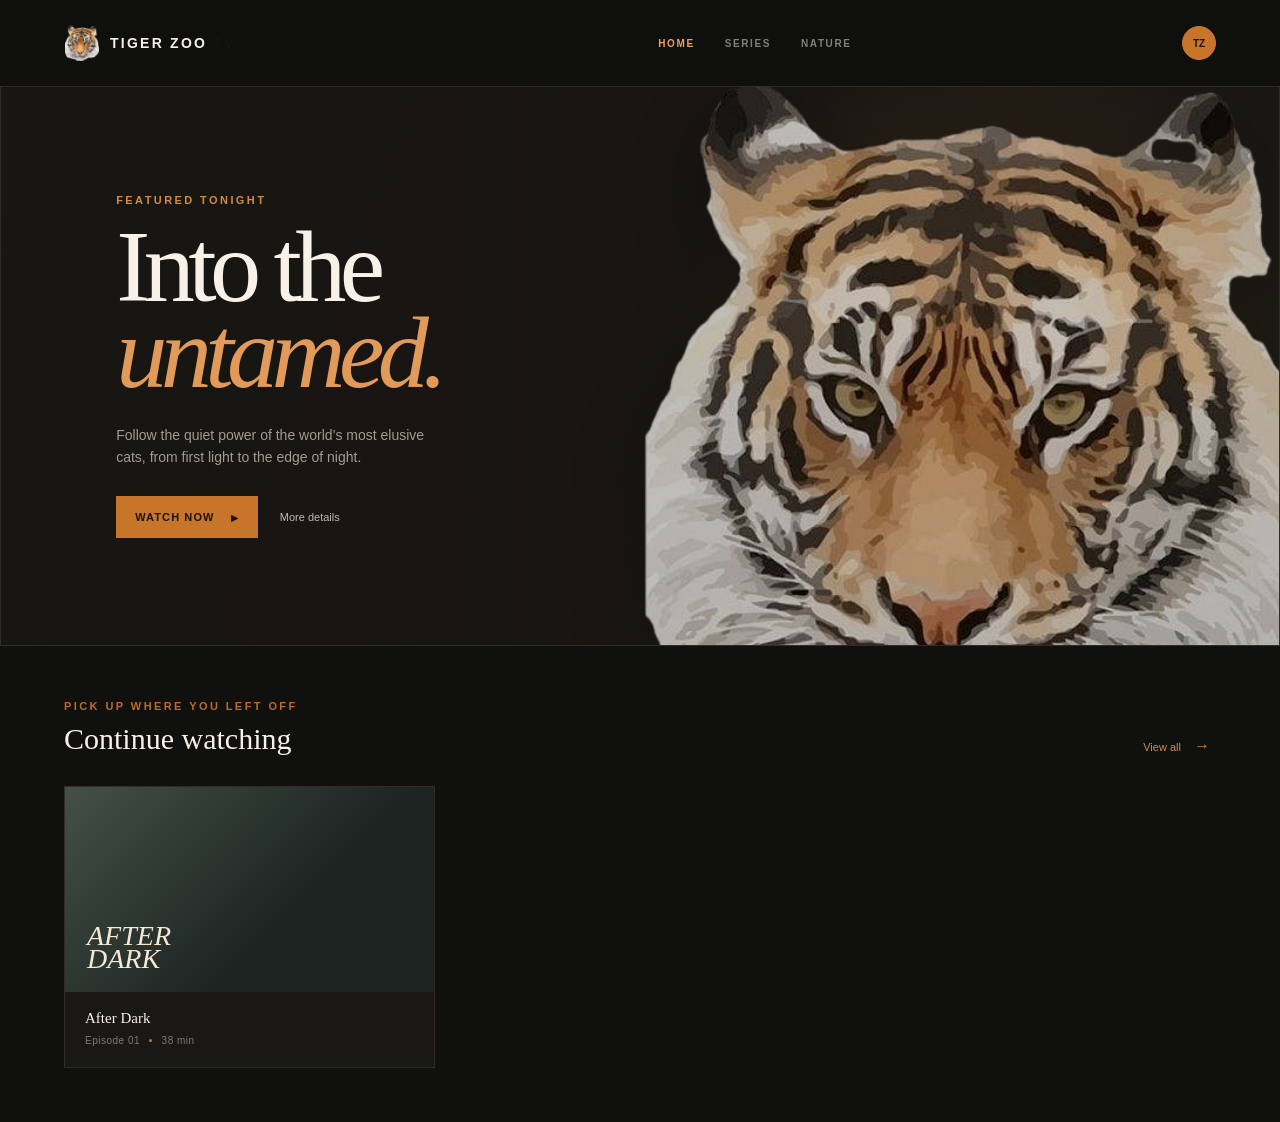
<file: home/index.html>
<!DOCTYPE html>
<html lang="en">
<head>
    <meta charset="UTF-8">
    <meta name="viewport" content="width=device-width, initial-scale=1.0">
    <link rel="stylesheet" href="style.css">
    <script src="script.js" defer></script>
    <meta name="theme-color" content="#11100e">
    <title>Home | Tiger Zoo TV</title>
</head>
<body>
    <main class="login-page" id="login-page" hidden>
        <section class="brand-panel" aria-label="Tiger Zoo TV">
            <a class="brand" href="index.html" aria-label="Tiger Zoo TV home">
                <img src="../image/logo.png" alt="">
                <span>TIGER ZOO <b>TV</b></span>
            </a>
            <div class="brand-copy">
                <p class="eyebrow">YOUR WILDEST WATCHLIST</p>
                <h1>Stay close to<br><em>the wild.</em></h1>
                <p>Original stories, untamed adventures, and the world’s most curious creatures, all in one place.</p>
            </div>
            <span class="edition">EST. 2024 <i></i> TIGER ZOO TV</span>
        </section>

        <section class="form-panel" aria-labelledby="login-title">
            <div class="form-wrap">
                <div class="mobile-brand" aria-hidden="true"><img src="../image/logo.png" alt=""> <span>TIGER ZOO <b>TV</b></span></div>
                <p class="eyebrow">MEMBER ACCESS</p>
                <h2 id="login-title">Welcome back.</h2>
                <p class="intro">Sign in to continue your adventure.</p>

                <form id="login-form">
                    <label for="email">Email address</label>
                    <div class="input-wrap">
                        <input id="email" name="email" type="email" autocomplete="email" placeholder="you@example.com" required>
                    </div>

                    <div class="label-row">
                        <label for="password">Password</label>
                        <button class="text-button" id="forgot-password" type="button">Forgot password?</button>
                    </div>
                    <div class="input-wrap password-wrap">
                        <input id="password" name="password" type="password" autocomplete="current-password" placeholder="Enter your password" minlength="6" required>
                        <button class="toggle-password" id="toggle-password" type="button" aria-label="Show password">Show</button>
                    </div>

                    <label class="remember"><input type="checkbox" name="remember"> <span>Keep me signed in</span></label>
                    <button class="submit-button" type="submit">Sign in <span aria-hidden="true">&#8594;</span></button>
                    <p class="form-message" id="form-message" role="status" aria-live="polite"></p>
                </form>

                <p class="signup">New to the pride? <button class="text-button" id="signup-button" type="button">Create an account</button></p>
                <p class="legal">By continuing, you agree to our <a href="#terms">Terms of Use</a> and <a href="#privacy">Privacy Policy</a>.</p>
            </div>
        </section>
    </main>

    <main class="home-page" id="home-page">
        <header class="home-header">
            <a class="brand" href="#home" aria-label="Tiger Zoo TV home">
                <img src="../image/logo.png" alt="">
                <span>TIGER ZOO <b>TV</b></span>
            </a>
            <nav aria-label="Main navigation">
                <a class="active" href="#home">Home</a>
                <a href="../series/series.html">Series</a>
                <a href="../nature/nature.html">Nature</a>
            </nav>
            <button class="avatar" id="sign-in" type="button" aria-label="Sign in">TZ</button>
        </header>

        <section class="home-hero" aria-labelledby="home-title">
            <div class="hero-copy">
                <p class="eyebrow">FEATURED TONIGHT</p>
                <h1 id="home-title">Into the<br><em>untamed.</em></h1>
                <p>Follow the quiet power of the world’s most elusive cats, from first light to the edge of night.</p>
                <div class="hero-actions">
                    <button class="watch-button" id="hero-watch" type="button">Watch now <span aria-hidden="true">&#9654;</span></button>
                    <button class="info-button" type="button">More details</button>
                </div>
            </div>
            <div class="hero-tiger" aria-hidden="true"></div>
        </section>

        <section class="content-row" aria-labelledby="continue-title">
            <div class="section-heading">
                <div><p class="eyebrow">PICK UP WHERE YOU LEFT OFF</p><h2 id="continue-title">Continue watching</h2></div>
                <button class="browse-button" type="button">View all <span aria-hidden="true">&#8594;</span></button>
            </div>
            <div class="show-grid">
                <article class="show-card show-card-two"><div class="show-art"><span>AFTER<br>DARK</span><button class="card-play" data-episode="Episode 01" type="button" aria-label="Play After Dark episode 1">&#9654;</button></div><div class="show-meta"><strong>After Dark</strong><span>Episode 01 <i></i> 38 min</span></div></article>
            </div>
        </section>

        <dialog class="video-dialog" id="episode-dialog" aria-labelledby="episode-title">
            <div class="dialog-head"><div><p class="eyebrow">NOW PLAYING</p><h2 id="episode-title">After Dark <span>/ Episode 01</span></h2></div><button class="dialog-close" id="close-episode" type="button" aria-label="Close video">&times;</button></div>
            <video id="episode-video" controls preload="metadata" poster="../image/logo.png">
                <source src="https://media.w3.org/2010/05/sintel/trailer.mp4" type="video/mp4">
                Your browser does not support video playback.
            </video>
        </dialog>
    </main>
</body>
</html>
</file>
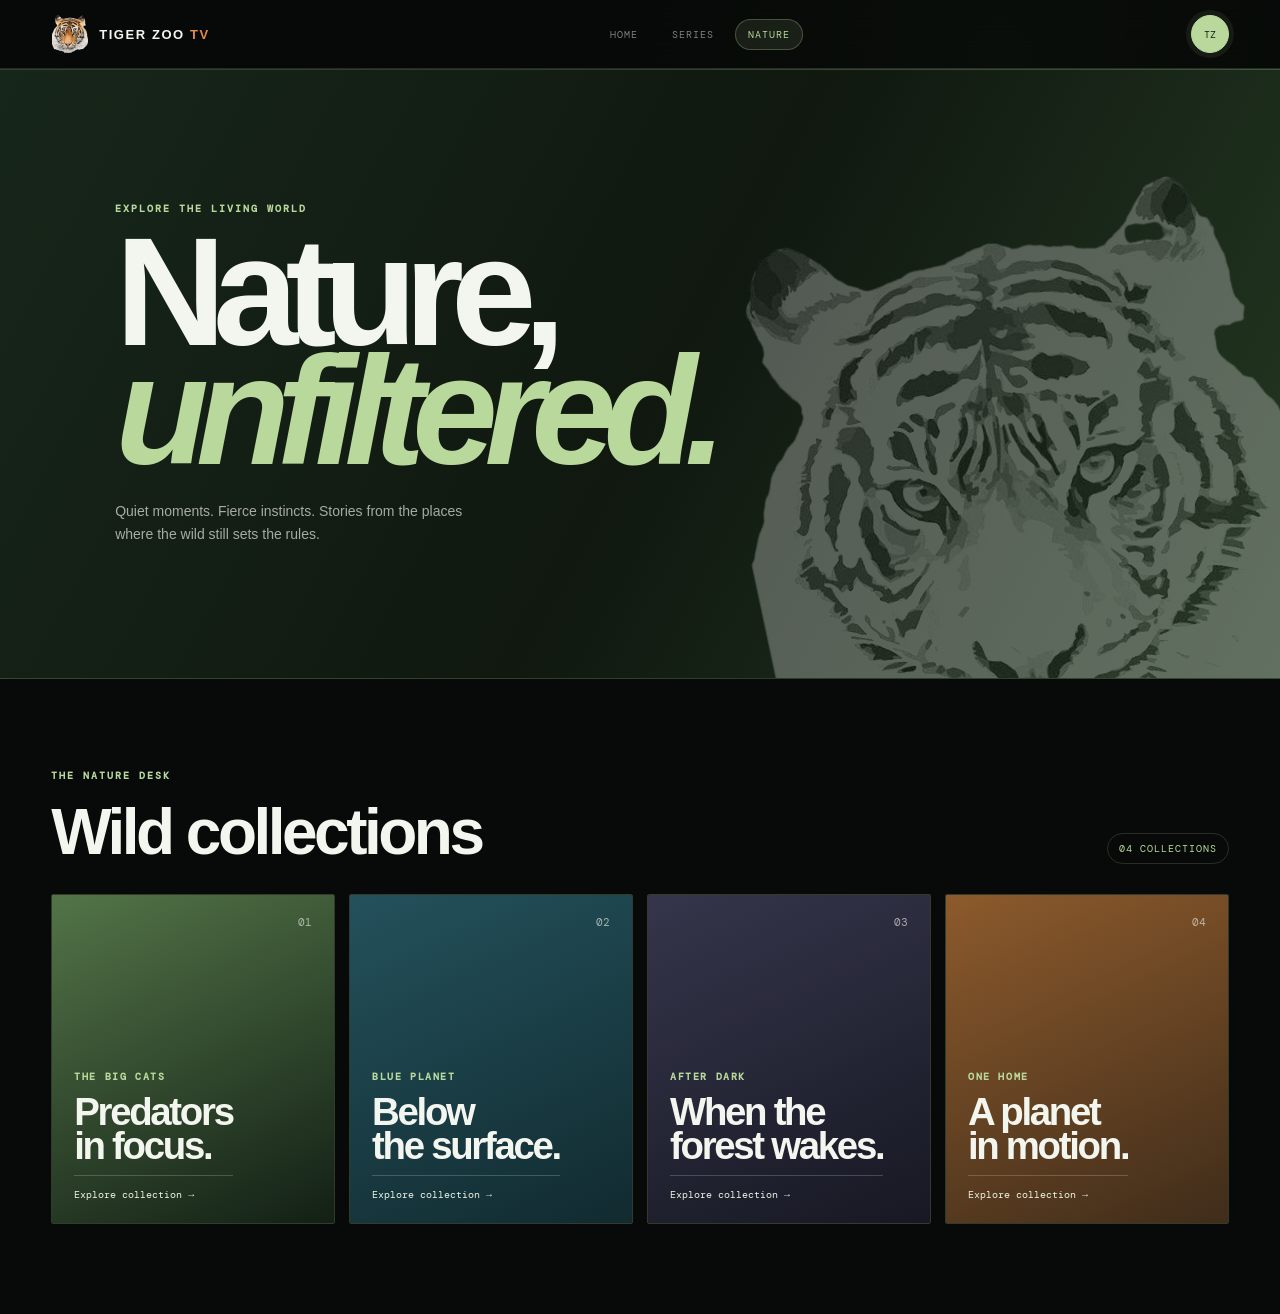
<file: nature/nature.html>
<!DOCTYPE html>
<html lang="en">
<head>
    <meta charset="UTF-8">
    <meta name="viewport" content="width=device-width, initial-scale=1.0">
    <link rel="stylesheet" href="nature.css">
    <script src="nature.js" defer></script>
    <meta name="theme-color" content="#11100e">
    <title>Nature | Tiger Zoo TV</title>
</head>
<body class="nature-body">
    <main class="nature-page">
        <header class="nature-header">
            <a class="brand" href="../home/index.html" aria-label="Tiger Zoo TV home">
                <img src="../image/logo.png" alt="">
                <span>TIGER ZOO <b>TV</b></span>
            </a>
            <nav class="nature-nav" aria-label="Main navigation">
                <a href="../home/index.html">Home</a>
                <a href="../series/series.html">Series</a>
                <a class="active" href="nature.html">Nature</a>
            </nav>
            <button class="avatar" id="sign-in" type="button" aria-label="Sign in">TZ</button>
        </header>

        <section class="nature-hero" aria-labelledby="nature-title">
            <div class="nature-hero-copy">
                <p class="eyebrow">EXPLORE THE LIVING WORLD</p>
                <h1 id="nature-title">Nature,<br><em>unfiltered.</em></h1>
                <p>Quiet moments. Fierce instincts. Stories from the places where the wild still sets the rules.</p>
            </div>
            <div class="nature-mark" aria-hidden="true"><img src="../image/logo.png" alt=""></div>
        </section>

        <section class="nature-content" aria-labelledby="collections-title">
            <div class="section-heading">
                <div><p class="eyebrow">THE NATURE DESK</p><h2 id="collections-title">Wild collections</h2></div>
                <span class="collection-count">04 COLLECTIONS</span>
            </div>
            <div class="nature-grid">
                <a class="nature-card nature-card-tigers" href="#tigers"><span class="card-number">01</span><span class="nature-card-copy"><small>THE BIG CATS</small><strong>Predators<br>in focus.</strong><i>Explore collection &#8594;</i></span></a>
                <a class="nature-card nature-card-ocean" href="#ocean"><span class="card-number">02</span><span class="nature-card-copy"><small>BLUE PLANET</small><strong>Below<br>the surface.</strong><i>Explore collection &#8594;</i></span></a>
                <a class="nature-card nature-card-night" href="#night"><span class="card-number">03</span><span class="nature-card-copy"><small>AFTER DARK</small><strong>When the<br>forest wakes.</strong><i>Explore collection &#8594;</i></span></a>
                <a class="nature-card nature-card-earth" href="#earth"><span class="card-number">04</span><span class="nature-card-copy"><small>ONE HOME</small><strong>A planet<br>in motion.</strong><i>Explore collection &#8594;</i></span></a>
            </div>
        </section>
    </main>
</body>
</html>
</file>
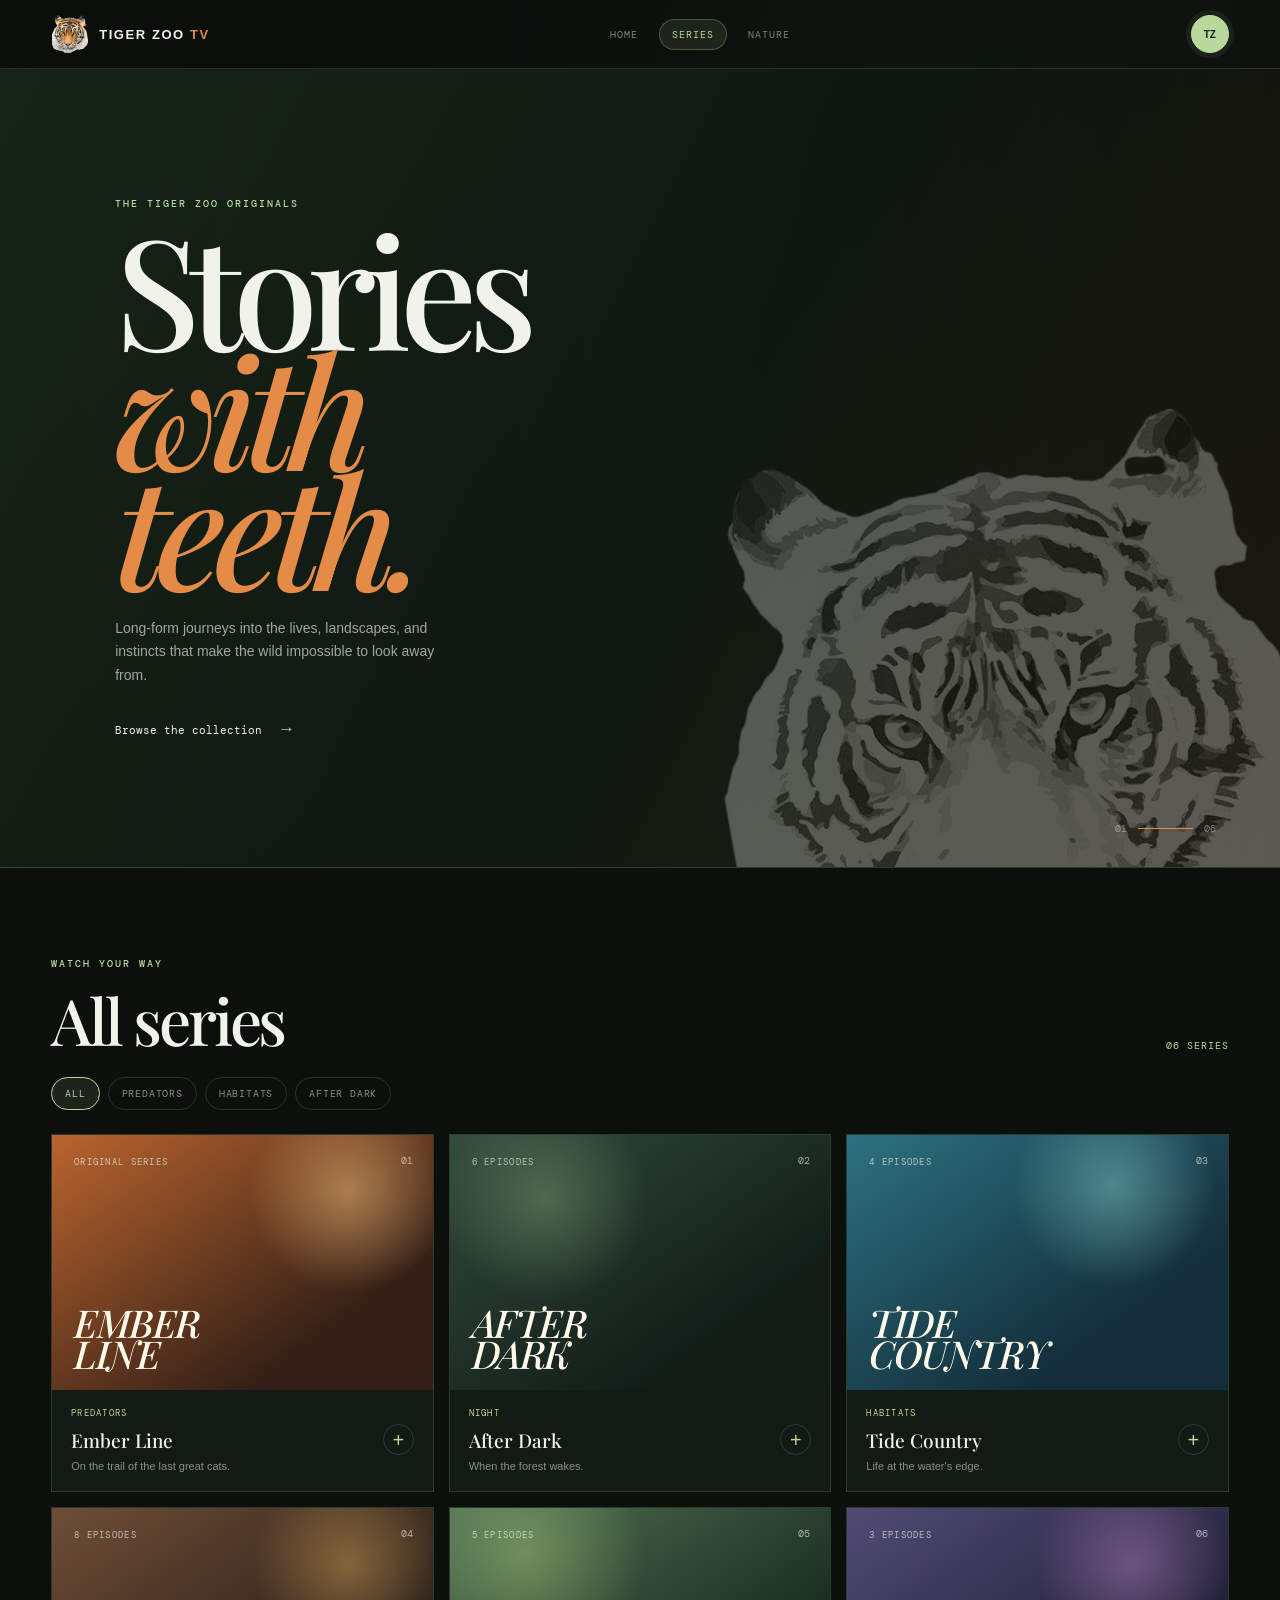
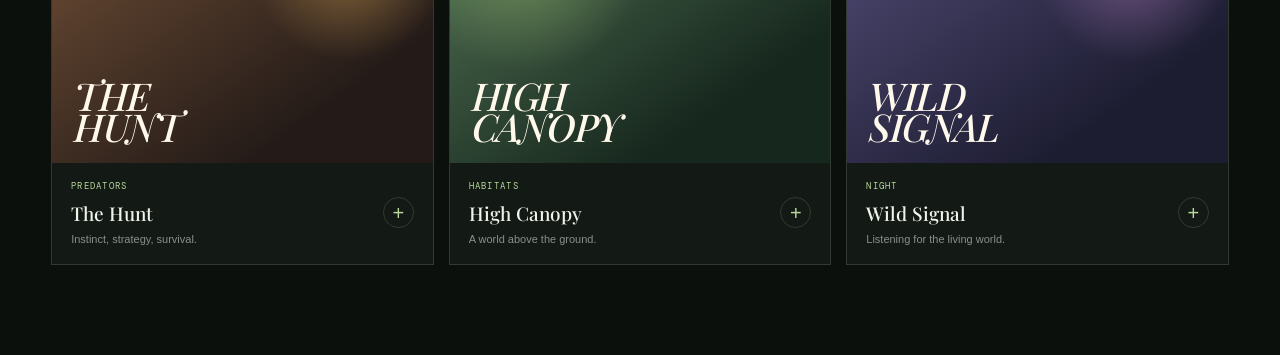
<file: series/series.html>
<!DOCTYPE html>
<html lang="en">
<head>
    <meta charset="UTF-8">
    <meta name="viewport" content="width=device-width, initial-scale=1.0">
    <link rel="stylesheet" href="series.css">
    <script src="series.js" defer></script>
    <meta name="theme-color" content="#0e110e">
    <title>Series | Tiger Zoo TV</title>
</head>
<body class="series-body">
    <main class="series-page">
        <header class="series-header">
            <a class="brand" href="../home/index.html" aria-label="Tiger Zoo TV home">
                <img src="../image/logo.png" alt="">
                <span>TIGER ZOO <b>TV</b></span>
            </a>
            <nav aria-label="Main navigation">
                <a href="../home/index.html">Home</a>
                <a class="active" href="series.html">Series</a>
                <a href="../nature/nature.html">Nature</a>
            </nav>
            <button class="avatar" id="sign-in" type="button" aria-label="Sign in">TZ</button>
        </header>

        <section class="series-hero" aria-labelledby="series-title">
            <div class="hero-copy">
                <p class="eyebrow">THE TIGER ZOO ORIGINALS</p>
                <h1 id="series-title">Stories<br><em>with teeth.</em></h1>
                <p>Long-form journeys into the lives, landscapes, and instincts that make the wild impossible to look away from.</p>
                <a class="hero-link" href="#catalog">Browse the collection <span aria-hidden="true">&#8594;</span></a>
            </div>
            <div class="hero-art" aria-hidden="true"><img src="../image/logo.png" alt=""></div>
            <div class="hero-index" aria-hidden="true"><span>01</span><i></i><span>06</span></div>
        </section>

        <section class="catalog" id="catalog" aria-labelledby="catalog-title">
            <div class="catalog-heading">
                <div><p class="eyebrow">WATCH YOUR WAY</p><h2 id="catalog-title">All series</h2></div>
                <span class="catalog-count" id="catalog-count">06 SERIES</span>
            </div>
            <div class="filter-bar" role="group" aria-label="Filter series by category">
                <button class="filter active" data-filter="all" type="button">All</button>
                <button class="filter" data-filter="predators" type="button">Predators</button>
                <button class="filter" data-filter="habitats" type="button">Habitats</button>
                <button class="filter" data-filter="night" type="button">After dark</button>
            </div>
            <div class="series-grid">
                <article class="series-card featured-card" data-category="predators">
                    <div class="series-art art-ember"><span class="art-number">01</span><span class="art-title">EMBER<br>LINE</span><span class="art-label">ORIGINAL SERIES</span></div>
                    <div class="series-info"><div><p class="card-kicker">PREDATORS</p><h3>Ember Line</h3><p>On the trail of the last great cats.</p></div><button class="save-button" type="button" aria-label="Add Ember Line to watchlist" aria-pressed="false">+</button></div>
                </article>
                <article class="series-card" data-category="night">
                    <div class="series-art art-dark"><span class="art-number">02</span><span class="art-title">AFTER<br>DARK</span><span class="art-label">6 EPISODES</span></div>
                    <div class="series-info"><div><p class="card-kicker">NIGHT</p><h3>After Dark</h3><p>When the forest wakes.</p></div><button class="save-button" type="button" aria-label="Add After Dark to watchlist" aria-pressed="false">+</button></div>
                </article>
                <article class="series-card" data-category="habitats">
                    <div class="series-art art-tide"><span class="art-number">03</span><span class="art-title">TIDE<br>COUNTRY</span><span class="art-label">4 EPISODES</span></div>
                    <div class="series-info"><div><p class="card-kicker">HABITATS</p><h3>Tide Country</h3><p>Life at the water's edge.</p></div><button class="save-button" type="button" aria-label="Add Tide Country to watchlist" aria-pressed="false">+</button></div>
                </article>
                <article class="series-card" data-category="predators">
                    <div class="series-art art-hunt"><span class="art-number">04</span><span class="art-title">THE<br>HUNT</span><span class="art-label">8 EPISODES</span></div>
                    <div class="series-info"><div><p class="card-kicker">PREDATORS</p><h3>The Hunt</h3><p>Instinct, strategy, survival.</p></div><button class="save-button" type="button" aria-label="Add The Hunt to watchlist" aria-pressed="false">+</button></div>
                </article>
                <article class="series-card" data-category="habitats">
                    <div class="series-art art-canopy"><span class="art-number">05</span><span class="art-title">HIGH<br>CANOPY</span><span class="art-label">5 EPISODES</span></div>
                    <div class="series-info"><div><p class="card-kicker">HABITATS</p><h3>High Canopy</h3><p>A world above the ground.</p></div><button class="save-button" type="button" aria-label="Add High Canopy to watchlist" aria-pressed="false">+</button></div>
                </article>
                <article class="series-card" data-category="night">
                    <div class="series-art art-signal"><span class="art-number">06</span><span class="art-title">WILD<br>SIGNAL</span><span class="art-label">3 EPISODES</span></div>
                    <div class="series-info"><div><p class="card-kicker">NIGHT</p><h3>Wild Signal</h3><p>Listening for the living world.</p></div><button class="save-button" type="button" aria-label="Add Wild Signal to watchlist" aria-pressed="false">+</button></div>
                </article>
            </div>
            <p class="empty-state" id="empty-state" hidden>No series in this collection yet.</p>
        </section>
    </main>
</body>
</html>
</file>
<file: home/style.css>
body {
    margin: 0;
    background: #11100e;
    color: #f7f1e7;
    font-family: Georgia, "Times New Roman", serif;
}

.login-page {
    display: grid;
    grid-template-columns: minmax(420px, .92fr) minmax(460px, 1.08fr);
    min-height: 100vh;
}

.brand-panel {
    position: relative;
    display: flex;
    flex-direction: column;
    justify-content: space-between;
    box-sizing: border-box;
    min-height: 100vh;
    padding: clamp(28px, 5vw, 70px);
    overflow: hidden;
    background: #c8752c;
    isolation: isolate;
}

.brand-panel::before {
    position: absolute;
    z-index: -1;
    right: -16%;
    bottom: -8%;
    width: min(650px, 95%);
    height: min(650px, 95%);
    background: url("../image/logo.png") center / contain no-repeat;
    content: "";
    filter: saturate(.8) contrast(1.05);
    opacity: .88;
}

.brand-panel::after {
    position: absolute;
    z-index: -1;
    inset: 0;
    background: linear-gradient(135deg, rgba(94, 38, 10, .15), transparent 55%, rgba(67, 30, 12, .35));
    content: "";
}

.brand,
.mobile-brand {
    display: inline-flex;
    align-items: center;
    gap: 10px;
    color: inherit;
    font-family: Arial, Helvetica, sans-serif;
    font-size: 14px;
    font-weight: 800;
    letter-spacing: .16em;
    text-decoration: none;
}

.brand img,
.mobile-brand img { display: block; width: 42px; height: 42px; object-fit: contain; }
.brand b,
.mobile-brand b { color: #17120e; }
.brand-copy { max-width: 420px; margin-top: 15vh; }
.eyebrow { margin: 0 0 18px; color: #bd6a2b; font: 800 11px Arial, Helvetica, sans-serif; letter-spacing: .22em; }
.brand-panel .eyebrow { color: rgba(34, 18, 9, .7); }
.brand-copy h1 { margin: 0; font-size: clamp(52px, 6vw, 86px); font-weight: 400; line-height: .92; letter-spacing: -.045em; }
.brand-copy h1 em { color: #f7e5c6; font-style: italic; }
.brand-copy > p:last-child { max-width: 290px; margin: 28px 0 0; color: rgba(27, 18, 12, .75); font-size: 16px; line-height: 1.55; }
.edition { display: flex; align-items: center; gap: 11px; color: rgba(30, 18, 10, .62); font: 700 9px Arial, Helvetica, sans-serif; letter-spacing: .17em; }
.edition i { width: 24px; height: 1px; background: currentColor; }

.form-panel {
    display: grid;
    place-items: center;
    box-sizing: border-box;
    padding: 48px 8vw;
    background: radial-gradient(circle at 15% 5%, #26231e, transparent 43%), #11100e;
}

.form-wrap { width: min(100%, 390px); }
.mobile-brand { display: none; }
.form-panel h2 { margin: 0; font-size: clamp(42px, 4vw, 58px); font-weight: 400; letter-spacing: -.045em; line-height: 1; }
.intro { margin: 14px 0 40px; color: #9b9387; font: 14px Arial, Helvetica, sans-serif; }
form { display: grid; gap: 11px; }
label { color: #d8d0c4; font: 700 11px Arial, Helvetica, sans-serif; letter-spacing: .04em; }
.input-wrap { position: relative; display: flex; align-items: center; margin-bottom: 14px; }
input[type="email"], input[type="password"], input[type="text"] { box-sizing: border-box; width: 100%; padding: 15px 16px; border: 1px solid #393631; border-radius: 2px; outline: 0; background: #191816; color: #f7f1e7; font: 14px Arial, Helvetica, sans-serif; transition: border-color 160ms ease, background-color 160ms ease; }
input::placeholder { color: #6d675e; }
input:focus { border-color: #c8752c; background: #201e1a; }
.label-row { display: flex; justify-content: space-between; align-items: center; }
.text-button { padding: 0; border: 0; background: none; color: #d18a4a; cursor: pointer; font: inherit; font-size: 11px; }
.text-button:hover { color: #efb06f; text-decoration: underline; }
.toggle-password { position: absolute; right: 14px; padding: 4px; border: 0; background: none; color: #b9afa2; cursor: pointer; font: 11px Arial, Helvetica, sans-serif; }
.remember { display: flex; align-items: center; gap: 8px; margin: 1px 0 19px; color: #8d867d; font-weight: 400; }
input[type="checkbox"] { width: 14px; height: 14px; accent-color: #c8752c; }
.submit-button { display: flex; align-items: center; justify-content: space-between; padding: 15px 17px; border: 1px solid #c8752c; border-radius: 2px; background: #c8752c; color: #1b130d; cursor: pointer; font: 700 12px Arial, Helvetica, sans-serif; letter-spacing: .12em; text-transform: uppercase; transition: background-color 160ms ease, transform 160ms ease; }
.submit-button span { font-size: 20px; font-weight: 400; line-height: 10px; }
.submit-button:hover { background: #e39a59; transform: translateY(-2px); }
.form-message { min-height: 16px; margin: 5px 0 0; color: #9ac28f; font: 12px Arial, Helvetica, sans-serif; }
.signup { margin: 44px 0 0; color: #8d867d; font: 12px Arial, Helvetica, sans-serif; }
.signup .text-button { margin-left: 4px; }
.legal { margin: 54px 0 0; color: #625e57; font: 10px/1.6 Arial, Helvetica, sans-serif; }
.legal a { color: #90877d; }

@media (max-width: 760px) {
    .login-page { display: block; }
    .brand-panel { display: none; }
    .form-panel { min-height: 100vh; padding: 32px 24px; }
    .mobile-brand { display: inline-flex; margin-bottom: 76px; }
    .mobile-brand img { width: 34px; height: 34px; }
    .form-panel .eyebrow { margin-bottom: 14px; }
}

@media (max-width: 390px) {
    .mobile-brand { margin-bottom: 52px; }
    .form-panel h2 { font-size: 42px; }
}

[hidden] { display: none !important; }

.home-page { min-height: 100vh; background: #10100f; }
.home-header { position: sticky; top: 0; z-index: 10; display: flex; align-items: center; justify-content: space-between; box-sizing: border-box; max-width: 1440px; margin: auto; padding: 25px clamp(24px, 5vw, 72px); background: rgba(16, 16, 15, .84); backdrop-filter: blur(18px); }
.home-header .brand img { width: 36px; height: 36px; }
.home-header nav { display: flex; gap: 30px; margin-left: 8%; }
.home-header nav a { color: #858077; font: 700 10px Arial, Helvetica, sans-serif; letter-spacing: .16em; text-decoration: none; text-transform: uppercase; transition: color 160ms ease; }
.home-header nav a:hover, .home-header nav .active { color: #f1a15b; }
.avatar { display: grid; place-items: center; width: 34px; height: 34px; border: 1px solid #c8752c; border-radius: 50%; background: #c8752c; color: #20150e; cursor: pointer; font: 800 10px Arial, Helvetica, sans-serif; }
.home-hero { position: relative; display: flex; align-items: center; box-sizing: border-box; max-width: 1440px; min-height: 560px; margin: auto; padding: 50px clamp(24px, 9vw, 140px); overflow: hidden; border: 1px solid #302d27; background: radial-gradient(circle at 78% 45%, rgba(205, 117, 42, .22), transparent 30%), linear-gradient(110deg, #181714 0%, #181512 48%, #242019 100%); }
.home-hero::after { position: absolute; inset: 0; background: linear-gradient(90deg, rgba(16, 16, 15, .1), transparent 55%, rgba(16, 16, 15, .38)); content: ""; pointer-events: none; }
.hero-copy { position: relative; z-index: 1; max-width: 460px; }
.hero-copy .eyebrow { color: #d18a4a; }
.hero-copy h1 { margin: 0; font-size: clamp(64px, 8vw, 124px); font-weight: 400; line-height: .84; letter-spacing: -.065em; }
.hero-copy h1 em { color: #e19a59; font-style: italic; }
.hero-copy > p:not(.eyebrow) { max-width: 320px; margin: 28px 0; color: #a39b90; font: 14px/1.6 Arial, Helvetica, sans-serif; }
.hero-actions { display: flex; align-items: center; gap: 22px; }
.watch-button { padding: 14px 18px; border: 1px solid #c8752c; background: #c8752c; color: #1b130d; cursor: pointer; font: 700 11px Arial, Helvetica, sans-serif; letter-spacing: .1em; text-transform: uppercase; }
.watch-button span { margin-left: 12px; font-size: 9px; }
.watch-button:hover { background: #e39a59; }
.info-button { padding: 0; border: 0; background: none; color: #c0b7ab; cursor: pointer; font: 11px Arial, Helvetica, sans-serif; }
.info-button:hover { color: #fff1df; }
.hero-tiger { position: absolute; z-index: 1; right: -4%; bottom: -24%; width: min(700px, 62vw); aspect-ratio: 1; background: url("../image/logo.png") center / contain no-repeat; filter: saturate(.72) contrast(1.12) drop-shadow(0 24px 40px rgba(0, 0, 0, .35)); opacity: .72; }
.content-row { max-width: 1440px; margin: auto; padding: 54px clamp(24px, 5vw, 72px); }
.section-heading { display: flex; align-items: end; justify-content: space-between; }
.section-heading .eyebrow { margin-bottom: 10px; color: #bd6a2b; }
.section-heading h2 { margin: 0; font-size: 30px; font-weight: 400; }
.browse-button { border: 0; background: none; color: #d18a4a; cursor: pointer; font: 11px Arial, Helvetica, sans-serif; }
.browse-button span { margin-left: 10px; font-size: 16px; }
.show-grid { display: grid; grid-template-columns: repeat(3, 1fr); gap: 20px; margin-top: 30px; }
.show-card { min-width: 0; overflow: hidden; border: 1px solid #302c26; background: #191816; transition: border-color 180ms ease, transform 180ms ease; }
.show-card:hover { border-color: #b96b2b; transform: translateY(-5px); }
.show-art { display: flex; align-items: end; box-sizing: border-box; height: 205px; padding: 22px; background: linear-gradient(135deg, rgba(199,117,44,.35), transparent 60%), #29231d; }
.show-card-two .show-art { background: linear-gradient(135deg, rgba(89,103,93,.65), transparent 62%), #1c2421; }
.show-card-three .show-art { background: linear-gradient(135deg, rgba(194,158,107,.45), transparent 62%), #29241c; }
.show-art span { color: #f6e8d3; font-size: 28px; font-style: italic; line-height: .8; }
.show-meta { display: grid; gap: 8px; padding: 18px 20px 21px; }
.show-meta strong { font: 15px Georgia, "Times New Roman", serif; }
.show-meta span { color: #827b72; font: 10px Arial, Helvetica, sans-serif; letter-spacing: .05em; }
.show-meta i { display: inline-block; width: 3px; height: 3px; margin: 0 6px 2px; border-radius: 50%; background: #c8752c; }
.card-play { display: grid; place-items: center; width: 44px; height: 44px; margin: auto; border: 1px solid rgba(255, 255, 255, .7); border-radius: 50%; background: rgba(16, 16, 15, .66); color: #fff4e6; cursor: pointer; font-size: 14px; opacity: 0; transform: scale(.8); transition: opacity 180ms ease, transform 180ms ease, background-color 180ms ease; }
.show-card-two:hover .card-play, .card-play:focus-visible { opacity: 1; transform: scale(1); }
.card-play:hover { background: #c8752c; }
.video-dialog { width: min(880px, calc(100% - 32px)); padding: 0; border: 1px solid #4a4035; background: #171512; color: #f7f1e7; box-shadow: 0 24px 90px rgba(0, 0, 0, .7); }
.video-dialog::backdrop { background: rgba(8, 8, 7, .82); backdrop-filter: blur(8px); }
.dialog-head { display: flex; align-items: center; justify-content: space-between; padding: 20px 24px 16px; }
.dialog-head .eyebrow { margin-bottom: 7px; color: #d18a4a; }
.dialog-head h2 { margin: 0; font-size: 24px; font-weight: 400; }
.dialog-head h2 span { color: #90887e; font: 11px Arial, Helvetica, sans-serif; letter-spacing: .1em; text-transform: uppercase; }
.dialog-close { border: 0; background: none; color: #c9c0b4; cursor: pointer; font-size: 28px; line-height: 1; }
.dialog-close:hover { color: #f1a15b; }
.video-dialog video { display: block; width: 100%; max-height: 65vh; background: #0c0c0b; }

@media (max-width: 700px) {
    .home-header nav { display: none; }
    .home-hero { min-height: 550px; padding-top: 70px; align-items: start; }
    .hero-tiger { right: -25%; bottom: -5%; width: 530px; opacity: .38; }
    .show-grid { grid-template-columns: 1fr; }
    .show-art { height: 150px; }
}

@media (min-width: 761px) and (max-width: 1100px) {
    .home-hero { min-height: 500px; padding-right: 48px; padding-left: 74px; }
    .hero-tiger { right: -10%; width: 590px; }
    .content-row { padding-top: 42px; }
    .show-art { height: 170px; }
}

.nature-body { background: #10100f; }
.nature-page { min-height: 100vh; background: radial-gradient(circle at 85% 12%, rgba(84, 101, 75, .16), transparent 28%), #10100f; }
.nature-page .home-header { max-width: 1440px; }
.nature-hero { position: relative; display: flex; align-items: center; box-sizing: border-box; max-width: 1440px; min-height: 440px; margin: auto; padding: 60px clamp(24px, 9vw, 140px); overflow: hidden; border-top: 1px solid #302d27; border-bottom: 1px solid #302d27; background: linear-gradient(105deg, #18201b, #20251e 52%, #161917); }
.nature-hero::before { position: absolute; right: 0; bottom: -34%; width: 58%; height: 145%; background: radial-gradient(ellipse, rgba(152, 177, 119, .18), transparent 60%); content: ""; }
.nature-hero-copy { position: relative; z-index: 1; max-width: 490px; }
.nature-hero-copy .eyebrow { color: #a8bc83; }
.nature-hero-copy h1 { margin: 0; font-size: clamp(64px, 9vw, 128px); font-weight: 400; line-height: .84; letter-spacing: -.07em; }
.nature-hero-copy h1 em { color: #c3d79b; font-style: italic; }
.nature-hero-copy p:last-child { max-width: 350px; margin: 28px 0 0; color: #b1baab; font: 14px/1.65 Arial, Helvetica, sans-serif; }
.nature-mark { position: absolute; right: 4%; bottom: -24%; width: min(570px, 54vw); aspect-ratio: 1; opacity: .58; transform: rotate(-6deg); }
.nature-mark img { width: 100%; height: 100%; object-fit: contain; filter: grayscale(.45) sepia(.25) hue-rotate(40deg) saturate(.7); }
.nature-content { max-width: 1440px; margin: auto; padding: 54px clamp(24px, 5vw, 72px) 80px; }
.nature-content .section-heading { align-items: center; }
.nature-content .eyebrow { margin-bottom: 10px; color: #9bab78; }
.nature-content h2 { margin: 0; font-size: 32px; font-weight: 400; }
.collection-count { color: #777e73; font: 10px Arial, Helvetica, sans-serif; letter-spacing: .16em; }
.nature-grid { display: grid; grid-template-columns: repeat(2, 1fr); gap: 18px; margin-top: 30px; }
.nature-card { position: relative; display: flex; align-items: end; min-height: 270px; padding: 26px; overflow: hidden; border: 1px solid #343b33; color: #f4f0e5; text-decoration: none; transition: transform 180ms ease, border-color 180ms ease; }
.nature-card::before { position: absolute; inset: 0; background: linear-gradient(145deg, rgba(169, 190, 132, .32), transparent 58%), #29352d; content: ""; transition: transform 500ms ease; }
.nature-card:hover { border-color: #b8c88d; transform: translateY(-5px); }
.nature-card:hover::before { transform: scale(1.06); }
.nature-card-ocean::before { background: linear-gradient(145deg, rgba(64, 121, 137, .6), transparent 58%), #1c2e34; }
.nature-card-night::before { background: linear-gradient(145deg, rgba(95, 82, 125, .55), transparent 58%), #252531; }
.nature-card-earth::before { background: linear-gradient(145deg, rgba(163, 123, 65, .55), transparent 58%), #352e24; }
.card-number, .nature-card-copy { position: relative; z-index: 1; }
.card-number { position: absolute; top: 22px; right: 24px; color: rgba(236, 241, 221, .62); font: 11px Arial, Helvetica, sans-serif; letter-spacing: .12em; }
.nature-card-copy { display: grid; gap: 12px; }
.nature-card-copy small { color: #c3d79b; font: 800 10px Arial, Helvetica, sans-serif; letter-spacing: .18em; }
.nature-card-copy strong { font-size: 37px; font-weight: 400; line-height: .86; letter-spacing: -.04em; }
.nature-card-copy i { color: #d4dfbd; font: 11px Arial, Helvetica, sans-serif; font-style: normal; }

@media (max-width: 700px) {
    .nature-hero { min-height: 530px; padding-top: 70px; align-items: start; }
    .nature-mark { right: -19%; bottom: -10%; width: 490px; opacity: .38; }
    .nature-grid { grid-template-columns: 1fr; }
    .nature-card { min-height: 230px; }
    .collection-count { display: none; }
}
</file>
<file: nature/nature.css>
@import url('https://fonts.googleapis.com/css2?family=DM+Mono:wght@400;500&family=Playfair+Display:ital,wght@0,500;0,600;1,500;1,600&display=swap');

:root {
    --ink: #20211d;
    --moss: #3e513b;
    --sage: #9fb195;
    --paper: #e9e5d8;
    --line: rgba(32, 33, 29, .22);
    --orange: #c46f35;
}

* { box-sizing: border-box; }
html { scroll-behavior: smooth; }
body { margin: 0; background: var(--paper); color: var(--ink); font-family: 'DM Mono', monospace; }
.nature-page { min-height: 100vh; overflow: hidden; }
.nature-header { display: grid; grid-template-columns: 1fr auto 1fr; align-items: center; max-width: 1440px; margin: auto; padding: 27px clamp(22px, 5vw, 76px); }
.brand { display: inline-flex; align-items: center; gap: 10px; width: max-content; color: var(--ink); font-size: 12px; font-weight: 500; letter-spacing: .14em; text-decoration: none; }
.brand img { width: 35px; height: 35px; object-fit: contain; }
.brand b { color: var(--orange); }
.nature-nav { display: flex; gap: 29px; }
.nature-nav a { color: rgba(32, 33, 29, .52); font-size: 10px; letter-spacing: .14em; text-decoration: none; text-transform: uppercase; }
.nature-nav a:hover, .nature-nav a.active { color: var(--moss); }
.avatar { justify-self: end; width: 34px; height: 34px; border: 1px solid var(--ink); border-radius: 50%; background: var(--ink); color: var(--paper); cursor: pointer; font: 10px 'DM Mono', monospace; }
.intro { position: relative; display: grid; grid-template-columns: minmax(0, .95fr) minmax(280px, .65fr); align-items: end; min-height: 430px; max-width: 1440px; margin: auto; padding: 64px clamp(22px, 9vw, 140px) 72px; border-top: 1px solid var(--line); border-bottom: 1px solid var(--line); background: var(--moss); color: var(--paper); }
.intro::after { position: absolute; right: 5%; bottom: -18%; width: min(430px, 42vw); aspect-ratio: 1; background: url('../image/logo.png') center / contain no-repeat; content: ''; filter: grayscale(1) brightness(1.4); opacity: .19; transform: rotate(-8deg); }
.kicker { margin: 0 0 20px; color: var(--sage); font-size: 10px; letter-spacing: .2em; }
h1, h2, p { margin-top: 0; }
h1 { position: relative; z-index: 1; max-width: 690px; margin-bottom: 0; font: 500 clamp(64px, 10vw, 145px)/.82 'Playfair Display', Georgia, serif; letter-spacing: -.07em; }
h1 em { color: #d7dfc9; font-style: italic; }
.intro-note { position: relative; z-index: 1; max-width: 255px; margin: 0 0 5px auto; color: rgba(233, 229, 216, .72); font-size: 11px; line-height: 1.8; }
.intro-note::before { display: block; width: 38px; height: 1px; margin-bottom: 17px; background: var(--sage); content: ''; }
.collection-section { max-width: 1440px; margin: auto; padding: 58px clamp(22px, 5vw, 76px) 90px; }
.collection-head { display: flex; align-items: end; justify-content: space-between; gap: 24px; margin-bottom: 29px; }
.collection-head .kicker { margin-bottom: 10px; color: var(--moss); }
h2 { margin-bottom: 0; font: 500 clamp(30px, 4vw, 50px)/1 'Playfair Display', Georgia, serif; letter-spacing: -.04em; }
.collection-count { color: rgba(32, 33, 29, .55); font-size: 10px; }
.collection-grid { display: grid; grid-template-columns: repeat(4, 1fr); gap: 13px; }
.collection-card { position: relative; display: flex; flex-direction: column; justify-content: space-between; min-height: 340px; padding: 20px; overflow: hidden; border: 1px solid var(--line); color: var(--paper); text-decoration: none; transition: transform 220ms ease, box-shadow 220ms ease; }
.collection-card::before { position: absolute; inset: 0; background: linear-gradient(155deg, rgba(62, 81, 59, .9), rgba(31, 46, 36, .62)), radial-gradient(circle at 80% 20%, rgba(221, 228, 199, .35), transparent 30%); content: ''; transition: transform 500ms ease; }
.collection-card:hover { box-shadow: 0 17px 32px rgba(32, 33, 29, .18); transform: translateY(-7px); }
.collection-card:hover::before { transform: scale(1.08); }
.collection-card:nth-child(2)::before { background: linear-gradient(155deg, rgba(38, 87, 99, .92), rgba(20, 52, 59, .7)); }
.collection-card:nth-child(3)::before { background: linear-gradient(155deg, rgba(57, 57, 81, .92), rgba(27, 28, 42, .72)); }
.collection-card:nth-child(4)::before { background: linear-gradient(155deg, rgba(155, 99, 48, .9), rgba(79, 54, 31, .72)); }
.card-top, .card-copy { position: relative; z-index: 1; }
.card-top { display: flex; justify-content: space-between; color: rgba(233, 229, 216, .75); font-size: 10px; }
.card-copy small { display: block; margin-bottom: 12px; color: #d7dfc9; font-size: 9px; letter-spacing: .13em; }
.card-copy strong { display: block; font: 500 29px/.92 'Playfair Display', Georgia, serif; letter-spacing: -.03em; }
.card-copy span { display: block; margin-top: 20px; color: rgba(233, 229, 216, .78); font-size: 10px; }
.card-copy span::after { margin-left: 7px; color: #f0c18e; content: '→'; }

/* Refined modern pass */
.nature-page { background: #090d0a; }
.nature-header { padding-top: 18px; padding-bottom: 18px; border-bottom-color: rgba(185, 217, 156, .2); }
.brand { font-family: Arial, Helvetica, sans-serif; font-weight: 800; }
.nature-nav a { padding: 8px 11px; border: 1px solid transparent; border-radius: 999px; transition: border-color 160ms ease, background-color 160ms ease, color 160ms ease; }
.nature-nav a:hover, .nature-nav a.active { border-color: rgba(185, 217, 156, .28); background: rgba(185, 217, 156, .1); }
.intro { min-height: 470px; background: linear-gradient(125deg, #111c14, #101811 58%, #17251a); }
.intro::before { position: absolute; inset: 0; background: linear-gradient(90deg, rgba(9, 13, 10, .08), transparent 55%, rgba(9, 13, 10, .35)); content: ''; pointer-events: none; }
.intro-note { padding: 18px 20px; border: 1px solid rgba(185, 217, 156, .2); background: rgba(12, 18, 13, .42); backdrop-filter: blur(10px); }
.intro-note::before { margin-bottom: 13px; }
.collection-section { padding-top: 46px; }
.collection-head { margin-bottom: 22px; }
.collection-count { padding: 8px 11px; border: 1px solid var(--line); border-radius: 999px; }
.collection-grid { gap: 12px; }
.collection-card { min-height: 280px; border-color: rgba(185, 217, 156, .2); border-radius: 5px; }
.card-top { font-size: 9px; }
.card-copy strong { font-size: 27px; }
.card-copy span { padding-top: 11px; border-top: 1px solid rgba(233, 229, 216, .18); }

/* Restrained modern polish */
.nature-header { padding-left: clamp(20px, 4vw, 58px); padding-right: clamp(20px, 4vw, 58px); }
.nature-nav { gap: 8px; }
.nature-nav a { letter-spacing: .1em; }
.intro { min-height: 430px; padding-top: 54px; padding-bottom: 54px; }
.intro-note { border-radius: 4px; }
.collection-section { padding-left: clamp(20px, 4vw, 58px); padding-right: clamp(20px, 4vw, 58px); }
.collection-grid { grid-template-columns: repeat(4, minmax(0, 1fr)); }
.collection-card { min-height: 255px; }
.collection-card::before { transition: opacity 220ms ease, transform 400ms ease; }
.collection-card:hover::before { opacity: .92; }

@media (max-width: 860px) {
    .collection-grid { grid-template-columns: repeat(2, minmax(0, 1fr)); }
}

/* High-impact modern direction */
.nature-page { background: #070a08; }
.nature-header { padding-top: 15px; padding-bottom: 15px; background: rgba(7, 10, 8, .88); }
.brand { font-size: 13px; letter-spacing: .12em; }
.brand img { width: 38px; height: 38px; }
.avatar { width: 38px; height: 38px; box-shadow: 0 0 0 5px rgba(185, 217, 156, .08); }
.intro { min-height: min(610px, 72vh); padding-top: clamp(64px, 9vw, 120px); padding-bottom: clamp(64px, 9vw, 120px); background: linear-gradient(118deg, #17261a 0%, #101810 52%, #243922 100%); }
.intro::after { right: -4%; bottom: -20%; width: min(600px, 55vw); opacity: .32; transform: rotate(-12deg); }
.intro h1 { max-width: 800px; font-size: clamp(78px, 12vw, 178px); line-height: .78; }
.intro-note { max-width: 275px; padding: 22px; border-color: rgba(216, 235, 193, .3); box-shadow: 0 20px 50px rgba(0, 0, 0, .2); }
.collection-section { padding-top: clamp(58px, 7vw, 100px); }
.collection-head { margin-bottom: 34px; }
.collection-head h2 { font-size: clamp(38px, 5vw, 67px); }
.collection-count { color: var(--moss); }
.collection-grid { gap: 14px; }
.collection-card { min-height: 330px; border: 1px solid rgba(185, 217, 156, .24); border-radius: 2px; }
.collection-card::before { opacity: .92; }
.card-number { font-size: 12px; }
.card-copy strong { font-size: clamp(28px, 3vw, 42px); }
.card-copy span { color: #eff5e5; font-size: 10px; }
.card-copy span::after { color: var(--moss); font-size: 17px; }

@media (max-width: 860px) {
    .nature-header { grid-template-columns: 1fr auto; }
    .nature-nav { grid-column: 1 / -1; grid-row: 2; justify-content: center; margin-top: 22px; }
    .intro { grid-template-columns: 1fr; min-height: 500px; }
    .intro-note { margin: 40px 0 0; }
    .intro::after { right: -11%; bottom: -9%; width: 400px; }
    .collection-grid { grid-template-columns: repeat(2, 1fr); }
}

@media (max-width: 520px) {
    .nature-header { padding-top: 20px; }
    .nature-nav { gap: 16px; justify-content: start; overflow-x: auto; }
    .intro { min-height: 520px; padding-top: 70px; }
    h1 { font-size: clamp(58px, 18vw, 92px); }
    .collection-head { align-items: start; flex-direction: column; }
    .collection-grid { grid-template-columns: 1fr; }
    .collection-card { min-height: 235px; }
}

/* Ultra-modern override */
:root {
    --ink: #f3f5ef;
    --moss: #b9d99c;
    --sage: #819b83;
    --paper: #0c100d;
    --line: rgba(205, 227, 193, .16);
    --orange: #e38b47;
}

body { background: #0c100d; font-family: 'DM Mono', monospace; }
.nature-page { background: radial-gradient(circle at 75% 10%, rgba(117, 157, 91, .14), transparent 28%), #0c100d; }
.nature-header { position: sticky; top: 0; z-index: 5; max-width: none; border-bottom: 1px solid var(--line); background: rgba(12, 16, 13, .76); backdrop-filter: blur(18px); }
.nature-nav a { color: rgba(243, 245, 239, .48); }
.nature-nav a:hover, .nature-nav a.active { color: var(--moss); }
.avatar { border-color: var(--moss); background: var(--moss); color: #162018; }
.intro { max-width: none; min-height: 520px; border-color: var(--line); background: linear-gradient(115deg, #142018, #101711 55%, #1a2719); }
.intro::after { opacity: .24; filter: grayscale(1) brightness(1.7) contrast(1.1); }
h1 { font-family: Arial, Helvetica, sans-serif; font-weight: 700; letter-spacing: -.085em; }
h1 em { color: var(--moss); }
.intro-note { color: rgba(243, 245, 239, .64); }
.collection-section { max-width: none; }
h2 { font-family: Arial, Helvetica, sans-serif; font-weight: 700; letter-spacing: -.055em; }
.collection-card { min-height: 300px; border-radius: 3px; border-color: var(--line); background: #151c16; }
.collection-card::before { opacity: .8; }
.collection-card:hover { border-color: var(--moss); box-shadow: 0 20px 45px rgba(0, 0, 0, .38); }
.card-copy strong { font-family: Arial, Helvetica, sans-serif; font-weight: 700; letter-spacing: -.06em; }
.card-copy small { color: var(--moss); }

/* Active nature.html markup */
.nature-body { min-height: 100vh; background: #070a08; color: #f3f5ef; }
.nature-body .nature-page { min-height: 100vh; overflow: hidden; background: radial-gradient(circle at 78% 4%, rgba(112, 158, 82, .16), transparent 25%), #070a08; }
.nature-body .nature-header { position: sticky; top: 0; z-index: 10; display: flex; align-items: center; justify-content: space-between; max-width: none; padding: 15px clamp(20px, 4vw, 60px); border-bottom: 1px solid rgba(205, 227, 193, .16); background: rgba(7, 10, 8, .78); backdrop-filter: blur(18px); }
.nature-body .nature-header .brand { color: #f3f5ef; font-family: Arial, Helvetica, sans-serif; font-weight: 800; }
.nature-body .nature-header .brand img { width: 38px; height: 38px; }
.nature-body .nature-nav { display: flex; gap: 8px; }
.nature-body .nature-nav a { padding: 8px 12px; border: 1px solid transparent; border-radius: 999px; color: rgba(243, 245, 239, .5); font: 10px 'DM Mono', monospace; letter-spacing: .1em; text-decoration: none; text-transform: uppercase; transition: color 160ms ease, background-color 160ms ease, border-color 160ms ease; }
.nature-body .nature-nav a:hover, .nature-body .nature-nav a.active { border-color: rgba(185, 217, 156, .28); background: rgba(185, 217, 156, .1); color: #b9d99c; }
.nature-body .avatar { justify-self: auto; width: 38px; height: 38px; border-color: #b9d99c; background: #b9d99c; color: #162018; box-shadow: 0 0 0 5px rgba(185, 217, 156, .08); }
.nature-body .nature-hero { position: relative; display: flex; align-items: center; box-sizing: border-box; min-height: min(610px, 72vh); max-width: none; margin: 0; padding: clamp(64px, 9vw, 120px) clamp(24px, 9vw, 140px); overflow: hidden; border-top: 1px solid rgba(205, 227, 193, .16); border-bottom: 1px solid rgba(205, 227, 193, .16); background: linear-gradient(118deg, #17261a 0%, #101810 52%, #243922 100%); }
.nature-body .nature-hero::after { position: absolute; right: -4%; bottom: -20%; width: min(600px, 55vw); aspect-ratio: 1; background: url('../image/logo.png') center / contain no-repeat; content: ''; filter: grayscale(1) brightness(1.7) contrast(1.1); opacity: .28; transform: rotate(-12deg); }
.nature-body .nature-hero-copy { position: relative; z-index: 1; max-width: 800px; }
.nature-body .nature-hero-copy .eyebrow, .nature-body .nature-content .eyebrow { margin: 0 0 18px; color: #b9d99c; font: 800 10px 'DM Mono', monospace; letter-spacing: .2em; }
.nature-body .nature-hero-copy h1 { margin: 0; color: #f3f5ef; font: 700 clamp(78px, 12vw, 178px)/.78 Arial, Helvetica, sans-serif; letter-spacing: -.085em; }
.nature-body .nature-hero-copy h1 em { color: #b9d99c; font-style: italic; }
.nature-body .nature-hero-copy > p:last-child { max-width: 350px; margin: 28px 0 0; color: rgba(243, 245, 239, .66); font: 14px/1.65 Arial, Helvetica, sans-serif; }
.nature-body .nature-mark { display: none; }
.nature-body .nature-content { max-width: none; margin: 0; padding: clamp(58px, 7vw, 100px) clamp(20px, 4vw, 60px) 90px; }
.nature-body .nature-content .section-heading { display: flex; align-items: end; justify-content: space-between; gap: 24px; margin-bottom: 30px; }
.nature-body .nature-content h2 { margin: 0; color: #f3f5ef; font: 700 clamp(38px, 5vw, 67px)/1 Arial, Helvetica, sans-serif; letter-spacing: -.055em; }
.nature-body .collection-count { padding: 8px 11px; border: 1px solid rgba(205, 227, 193, .16); border-radius: 999px; color: #b9d99c; font: 10px 'DM Mono', monospace; letter-spacing: .1em; }
.nature-body .nature-grid { display: grid; grid-template-columns: repeat(4, minmax(0, 1fr)); gap: 14px; }
.nature-body .nature-card { position: relative; display: flex; align-items: end; min-height: 330px; padding: 22px; overflow: hidden; border: 1px solid rgba(185, 217, 156, .24); border-radius: 2px; color: #f3f5ef; text-decoration: none; transition: border-color 180ms ease, transform 180ms ease, box-shadow 180ms ease; }
.nature-body .nature-card::before { position: absolute; inset: 0; background: linear-gradient(155deg, rgba(89, 125, 77, .92), rgba(22, 38, 25, .78)); content: ''; transition: transform 400ms ease; }
.nature-body .nature-card:nth-child(2)::before { background: linear-gradient(155deg, rgba(38, 87, 99, .92), rgba(20, 52, 59, .78)); }
.nature-body .nature-card:nth-child(3)::before { background: linear-gradient(155deg, rgba(57, 57, 81, .92), rgba(27, 28, 42, .78)); }
.nature-body .nature-card:nth-child(4)::before { background: linear-gradient(155deg, rgba(155, 99, 48, .9), rgba(79, 54, 31, .78)); }
.nature-body .nature-card:hover { border-color: #b9d99c; box-shadow: 0 20px 45px rgba(0, 0, 0, .38); transform: translateY(-6px); }
.nature-body .nature-card:hover::before { transform: scale(1.07); }
.nature-body .card-number, .nature-body .nature-card-copy { position: relative; z-index: 1; }
.nature-body .card-number { position: absolute; top: 20px; right: 22px; color: rgba(243, 245, 239, .62); font: 11px 'DM Mono', monospace; }
.nature-body .nature-card-copy { display: grid; gap: 12px; }
.nature-body .nature-card-copy small { color: #b9d99c; font: 800 10px 'DM Mono', monospace; letter-spacing: .16em; }
.nature-body .nature-card-copy strong { color: #f3f5ef; font: 700 clamp(28px, 3vw, 42px)/.88 Arial, Helvetica, sans-serif; letter-spacing: -.06em; }
.nature-body .nature-card-copy i { padding-top: 12px; border-top: 1px solid rgba(243, 245, 239, .2); color: #eff5e5; font: 10px 'DM Mono', monospace; font-style: normal; }

@media (max-width: 860px) {
    .nature-body .nature-header { display: grid; grid-template-columns: 1fr auto; }
    .nature-body .nature-nav { grid-column: 1 / -1; grid-row: 2; justify-content: center; margin-top: 18px; }
    .nature-body .nature-grid { grid-template-columns: repeat(2, minmax(0, 1fr)); }
}

@media (max-width: 520px) {
    .nature-body .nature-header { padding-top: 14px; padding-bottom: 14px; }
    .nature-body .nature-nav { justify-content: start; overflow-x: auto; }
    .nature-body .nature-hero { min-height: 520px; padding-top: 70px; align-items: start; }
    .nature-body .nature-hero-copy h1 { font-size: clamp(58px, 18vw, 92px); }
    .nature-body .nature-content .section-heading { align-items: start; flex-direction: column; }
    .nature-body .nature-grid { grid-template-columns: 1fr; }
    .nature-body .nature-card { min-height: 235px; }
}
</file>
<file: series/series.css>
@import url('https://fonts.googleapis.com/css2?family=DM+Mono:wght@400;500&family=Playfair+Display:ital,wght@0,500;1,500&display=swap');

:root { --bg: #0c100d; --paper: #f1f3eb; --muted: #889188; --line: rgba(205, 227, 193, .16); --lime: #b9d99c; --orange: #e38b47; }
* { box-sizing: border-box; }
html { scroll-behavior: smooth; }
body { margin: 0; background: var(--bg); color: var(--paper); font-family: 'DM Mono', monospace; }
.series-page { min-height: 100vh; background: radial-gradient(circle at 78% 4%, rgba(112, 158, 82, .15), transparent 24%), var(--bg); }
.series-header { position: sticky; top: 0; z-index: 10; display: flex; align-items: center; justify-content: space-between; padding: 15px clamp(20px, 4vw, 60px); border-bottom: 1px solid var(--line); background: rgba(12, 16, 13, .78); backdrop-filter: blur(18px); }
.brand { display: inline-flex; align-items: center; gap: 10px; color: var(--paper); font: 800 13px Arial, sans-serif; letter-spacing: .12em; text-decoration: none; }
.brand img { width: 38px; height: 38px; object-fit: contain; }.brand b { color: var(--orange); }
.series-header nav { display: flex; gap: 8px; }.series-header nav a { padding: 8px 12px; border: 1px solid transparent; border-radius: 999px; color: rgba(243, 245, 239, .5); font-size: 10px; letter-spacing: .1em; text-decoration: none; text-transform: uppercase; }.series-header nav a:hover, .series-header nav a.active { border-color: rgba(185, 217, 156, .28); background: rgba(185, 217, 156, .1); color: var(--lime); }
.avatar { width: 38px; height: 38px; border: 1px solid var(--lime); border-radius: 50%; background: var(--lime); color: #162018; cursor: pointer; font: 800 10px Arial, sans-serif; box-shadow: 0 0 0 5px rgba(185, 217, 156, .08); }
.series-hero { position: relative; display: flex; align-items: center; min-height: 500px; padding: clamp(70px, 10vw, 130px) clamp(24px, 9vw, 140px); overflow: hidden; border-bottom: 1px solid var(--line); background: linear-gradient(116deg, #17261a, #101711 54%, #2a2418); }
.series-hero::before { position: absolute; inset: 0; background: linear-gradient(90deg, rgba(7, 10, 8, .1), transparent 56%, rgba(7, 10, 8, .44)); content: ''; }.hero-copy { position: relative; z-index: 1; max-width: 570px; }.eyebrow { margin: 0 0 18px; color: var(--lime); font-size: 10px; font-weight: 500; letter-spacing: .2em; }.hero-copy h1 { margin: 0; font: 500 clamp(76px, 12vw, 170px)/.78 'Playfair Display', Georgia, serif; letter-spacing: -.07em; }.hero-copy h1 em { color: var(--orange); }.hero-copy > p:not(.eyebrow) { max-width: 350px; margin: 30px 0; color: rgba(243, 245, 239, .64); font: 14px/1.65 Arial, sans-serif; }.hero-link { color: var(--paper); font-size: 11px; text-decoration: none; }.hero-link span { margin-left: 12px; color: var(--lime); font-size: 17px; }.hero-link:hover { color: var(--lime); }.hero-art { position: absolute; right: -3%; bottom: -24%; width: min(600px, 56vw); opacity: .28; transform: rotate(-10deg); }.hero-art img { width: 100%; filter: grayscale(1) brightness(1.7) contrast(1.1); }.hero-index { position: absolute; right: clamp(24px, 5vw, 70px); bottom: 32px; display: flex; align-items: center; gap: 11px; color: rgba(243, 245, 239, .45); font-size: 10px; }.hero-index i { width: 55px; height: 1px; background: var(--orange); }
.catalog { padding: clamp(58px, 7vw, 100px) clamp(20px, 4vw, 60px) 90px; }.catalog-heading { display: flex; align-items: end; justify-content: space-between; gap: 24px; margin-bottom: 25px; }.catalog-heading h2 { margin: 0; font: 500 clamp(38px, 5vw, 67px)/1 'Playfair Display', Georgia, serif; letter-spacing: -.05em; }.catalog-count { color: var(--lime); font-size: 10px; letter-spacing: .1em; }.filter-bar { display: flex; gap: 8px; margin-bottom: 24px; overflow-x: auto; }.filter { padding: 9px 13px; border: 1px solid var(--line); border-radius: 999px; background: transparent; color: var(--muted); cursor: pointer; font: 10px 'DM Mono', monospace; letter-spacing: .08em; text-transform: uppercase; }.filter:hover, .filter.active { border-color: var(--lime); background: rgba(185, 217, 156, .1); color: var(--lime); }.series-grid { display: grid; grid-template-columns: repeat(3, minmax(0, 1fr)); gap: 15px; }.series-card { min-width: 0; overflow: hidden; border: 1px solid var(--line); background: #131914; transition: border-color 180ms ease, transform 180ms ease; }.series-card:hover { border-color: rgba(185, 217, 156, .72); transform: translateY(-5px); }.series-card[hidden] { display: none; }.series-art { position: relative; display: flex; min-height: 255px; align-items: end; padding: 22px; overflow: hidden; }.series-art::before { position: absolute; inset: 0; background: radial-gradient(circle at 78% 22%, rgba(247, 197, 128, .5), transparent 28%), linear-gradient(145deg, #ba642e, #342016 75%); content: ''; transition: transform 500ms ease; }.series-card:hover .series-art::before { transform: scale(1.08); }.art-dark::before { background: radial-gradient(circle at 25% 25%, rgba(130, 155, 115, .45), transparent 30%), linear-gradient(145deg, #334c3e, #111c17 75%); }.art-tide::before { background: radial-gradient(circle at 70% 20%, rgba(139, 211, 209, .45), transparent 30%), linear-gradient(145deg, #2d7180, #122c38 75%); }.art-hunt::before { background: radial-gradient(circle at 78% 22%, rgba(224, 173, 89, .44), transparent 27%), linear-gradient(145deg, #6f4e35, #241b18 75%); }.art-canopy::before { background: radial-gradient(circle at 20% 18%, rgba(175, 208, 121, .42), transparent 32%), linear-gradient(145deg, #527255, #16271d 75%); }.art-signal::before { background: radial-gradient(circle at 75% 22%, rgba(195, 137, 203, .42), transparent 28%), linear-gradient(145deg, #514b75, #1d1d32 75%); }.art-number, .art-title, .art-label { position: relative; z-index: 1; }.art-number { position: absolute; top: 19px; right: 20px; color: rgba(243, 245, 239, .65); font-size: 10px; }.art-title { color: #fff9eb; font: italic 500 clamp(28px, 3vw, 42px)/.8 'Playfair Display', Georgia, serif; letter-spacing: -.04em; }.art-label { position: absolute; top: 21px; left: 22px; color: rgba(243, 245, 239, .68); font-size: 9px; letter-spacing: .14em; }.series-info { display: flex; justify-content: space-between; gap: 12px; padding: 17px 19px 19px; }.series-info h3 { margin: 0 0 7px; font: 500 19px 'Playfair Display', Georgia, serif; }.series-info p:last-child { margin: 0; color: var(--muted); font: 11px Arial, sans-serif; }.card-kicker { margin: 0 0 8px; color: var(--lime); font-size: 9px; letter-spacing: .14em; }.save-button { flex: 0 0 auto; align-self: center; width: 31px; height: 31px; border: 1px solid var(--line); border-radius: 50%; background: transparent; color: var(--lime); cursor: pointer; font-size: 20px; line-height: 1; }.save-button:hover, .save-button[aria-pressed='true'] { border-color: var(--lime); background: var(--lime); color: #172019; }.empty-state { padding: 50px 0; color: var(--muted); text-align: center; font-size: 12px; }
@media (max-width: 860px) { .series-grid { grid-template-columns: repeat(2, minmax(0, 1fr)); }.series-hero { min-height: 480px; }.hero-art { right: -12%; width: 480px; } }
@media (max-width: 560px) { .series-header { display: grid; grid-template-columns: 1fr auto; gap: 15px; }.series-header nav { grid-column: 1 / -1; grid-row: 2; justify-content: start; overflow-x: auto; }.series-hero { min-height: 540px; align-items: start; padding-top: 75px; }.hero-copy h1 { font-size: clamp(64px, 19vw, 95px); }.hero-art { right: -30%; bottom: -5%; width: 450px; opacity: .22; }.hero-index { display: none; }.catalog-heading { align-items: start; flex-direction: column; gap: 12px; }.series-grid { grid-template-columns: 1fr; }.series-art { min-height: 225px; } }
</file>
